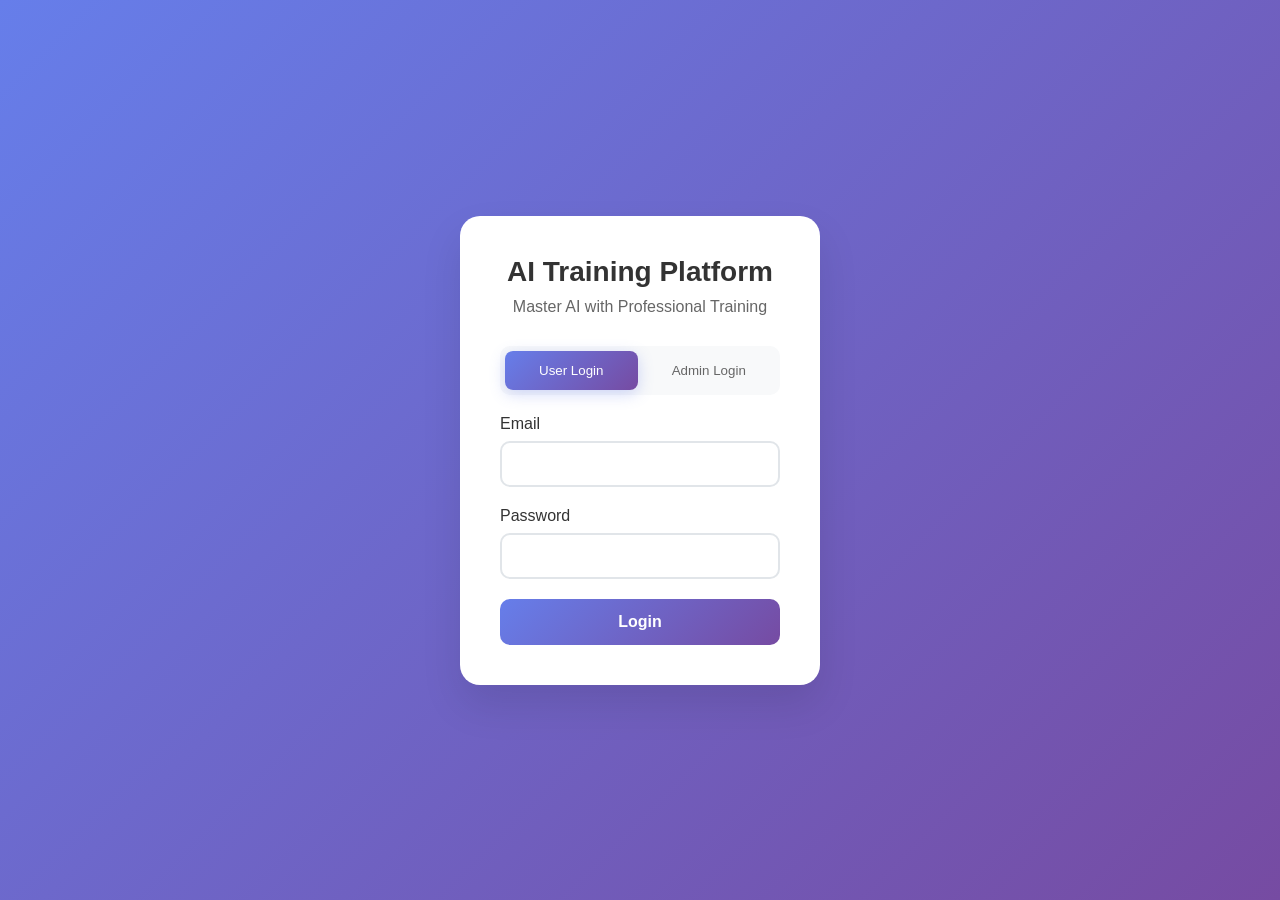
<file: index.html>
<!DOCTYPE html>
<html lang="en">
<head>
    <meta charset="UTF-8">
    <meta name="viewport" content="width=device-width, initial-scale=1.0">
    <title>AI Training Platform</title>
    <link rel="stylesheet" href="styles.css">
</head>
<body>
    <div class="container">
        <div class="login-card" id="mainLoginCard">
            <div class="logo" id="loginLogo">
                <h1 id="loginHeading">AI Training Platform</h1>
                <p id="loginSubheading">Master AI with Professional Training</p>
            </div>
            <div class="login-type-selector">
                <button class="type-btn active" id="userTabBtn" onclick="showUserLogin()">User Login</button>
                <button class="type-btn" id="adminTabBtn" onclick="showAdminLogin()">Admin Login</button>
            </div>
            <form id="loginForm" class="login-form">
                <div class="form-group">
                    <label for="email">Email</label>
                    <input type="email" id="email" name="email" required>
                </div>
                <div class="form-group">
                    <label for="password">Password</label>
                    <input type="password" id="password" name="password" required>
                </div>
                <button type="submit" class="login-btn">Login</button>
            </form>
            <form id="adminLoginForm" class="login-form" style="display:none;">
                <div class="form-group">
                    <label for="adminEmail">Admin Email</label>
                    <input type="email" id="adminEmail" name="email" required>
                </div>
                <div class="form-group">
                    <label for="adminPassword">Admin Password</label>
                    <input type="password" id="adminPassword" name="password" required>
                </div>
                <button type="submit" class="login-btn admin-login-btn">Admin Login</button>
            </form>
            <div class="admin-note" id="adminNote" style="display:none;">
                <p><strong>Note:</strong> Only administrators can access the admin panel.</p>
            </div>
            <div class="register-link" id="registerLink" style="display:none;">
                <p>Don't have an account? <a href="#" id="showRegister">Register here</a></p>
            </div>
        </div>
        <div class="register-card" id="registerCard" style="display: none;">
            <div class="logo">
                <h1>Create Account</h1>
                <p>Join our AI training community</p>
            </div>
            <form id="registerForm" class="login-form">
                <div class="form-group">
                    <label for="regName">Full Name</label>
                    <input type="text" id="regName" name="name" required>
                </div>
                <div class="form-group">
                    <label for="regEmail">Email</label>
                    <input type="email" id="regEmail" name="email" required>
                </div>
                <div class="form-group">
                    <label for="regPassword">Password</label>
                    <input type="password" id="regPassword" name="password" required>
                </div>
                <button type="submit" class="login-btn">Register</button>
            </form>
            <div class="register-link">
                <p>Already have an account? <a href="#" id="showLogin">Login here</a></p>
            </div>
        </div>
    </div>
    <script src="script.js"></script>
</body>
</html>
</file>
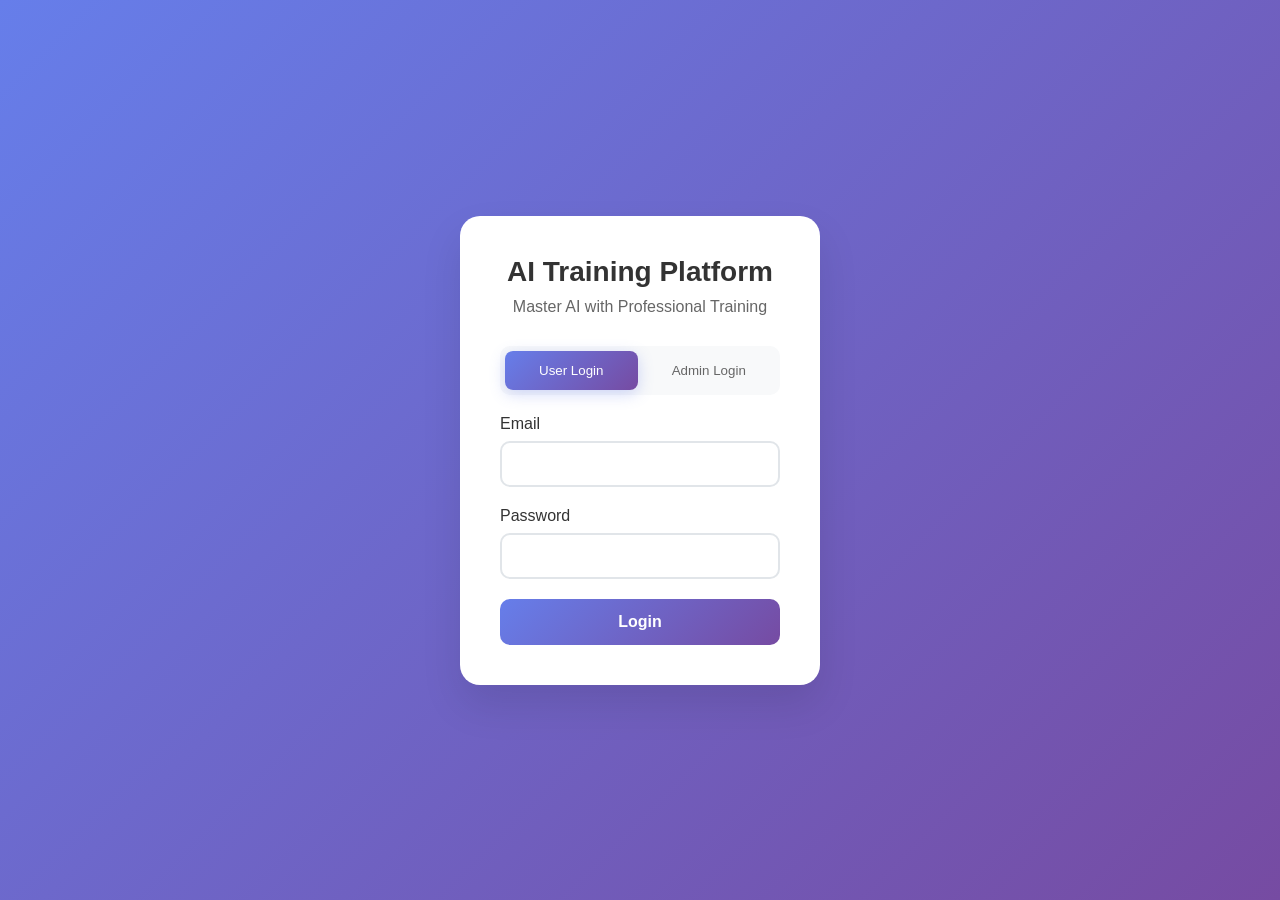
<file: admin.html>
<!DOCTYPE html>
<html lang="en">
<head>
    <meta charset="UTF-8">
    <meta name="viewport" content="width=device-width, initial-scale=1.0">
    <title>Admin Panel - AI Training</title>
    <link rel="stylesheet" href="styles.css">
    <link rel="stylesheet" href="admin.css">
</head>
<body class="admin-dashboard">
    <div class="header">
        <h1>AI Training - Admin Panel</h1>
        <div class="header-buttons">
            <button onclick="logout()" class="logout-btn">Logout</button>
        </div>
    </div>
    
    <div class="admin-container">
        <div class="sidebar">
            <div class="admin-nav">
                <button class="nav-btn active" onclick="showSection('modules')">📚 Modules</button>
                <button class="nav-btn" onclick="showSection('videos')">🎥 Videos</button>
            </div>
        </div>
        
        <div class="main-content">
            <!-- Modules Section -->
            <div id="modules-section" class="content-section active">
                <div class="section-header">
                    <h2>Manage Training Modules</h2>
                    <button onclick="showAddModuleForm()" class="add-btn">+ Add New Module</button>
                </div>
                
                <div class="modules-list">
                    <!-- Modules will be loaded here -->
                </div>
                
                <!-- Add/Edit Module Form -->
                <div id="module-form" class="modal" style="display: none;">
                    <div class="modal-content">
                        <div class="modal-header">
                            <h3 id="form-title">Add New Module</h3>
                            <button onclick="closeModuleForm()" class="close-btn">&times;</button>
                        </div>
                        <form id="moduleForm">
                            <input type="hidden" id="module-id" name="id">
                            <div class="form-group">
                                <label for="module-title">Module Title</label>
                                <input type="text" id="module-title" name="title" required>
                            </div>
                            <div class="form-group">
                                <label for="module-description">Description</label>
                                <textarea id="module-description" name="description" rows="3" required></textarea>
                            </div>
                            <div class="form-group">
                                <label for="module-ppt">PPT Content (HTML)</label>
                                <textarea id="module-ppt" name="ppt_content" rows="8" required></textarea>
                            </div>
                            <div class="form-group">
                                <label for="module-video">Video Content (HTML)</label>
                                <textarea id="module-video" name="video_content" rows="8" required></textarea>
                            </div>
                            <div class="form-actions">
                                <button type="submit" class="save-btn">Save Module</button>
                                <button type="button" onclick="closeModuleForm()" class="cancel-btn">Cancel</button>
                            </div>
                        </form>
                    </div>
                </div>
            </div>
            
            <!-- Videos Section -->
            <div id="videos-section" class="content-section">
                <div class="section-header">
                    <h2>Manage Videos</h2>
                    <button onclick="showAddVideoForm()" class="add-btn">+ Add New Video</button>
                </div>
                
                <div class="videos-list">
                    <!-- Videos will be loaded here -->
                </div>
                
                <!-- Add/Edit Video Form -->
                <div id="video-form" class="modal" style="display: none;">
                    <div class="modal-content">
                        <div class="modal-header">
                            <h3 id="video-form-title">Add New Video</h3>
                            <button onclick="closeVideoForm()" class="close-btn">&times;</button>
                        </div>
                        <form id="videoForm">
                            <input type="hidden" id="video-id" name="id">
                            <div class="form-group">
                                <label for="video-title">Video Title</label>
                                <input type="text" id="video-title" name="title" required>
                            </div>
                            <div class="form-group">
                                <label for="video-description">Description</label>
                                <textarea id="video-description" name="description" rows="3" required></textarea>
                            </div>
                            <div class="form-group">
                                <label for="video-url">Video URL</label>
                                <input type="url" id="video-url" name="url" required>
                            </div>
                            <div class="form-actions">
                                <button type="submit" class="save-btn">Save Video</button>
                                <button type="button" onclick="closeVideoForm()" class="cancel-btn">Cancel</button>
                            </div>
                        </form>
                    </div>
                </div>
            </div>
            

            

        </div>
    </div>
    
    <script src="admin.js"></script>
</body>
</html>
</file>
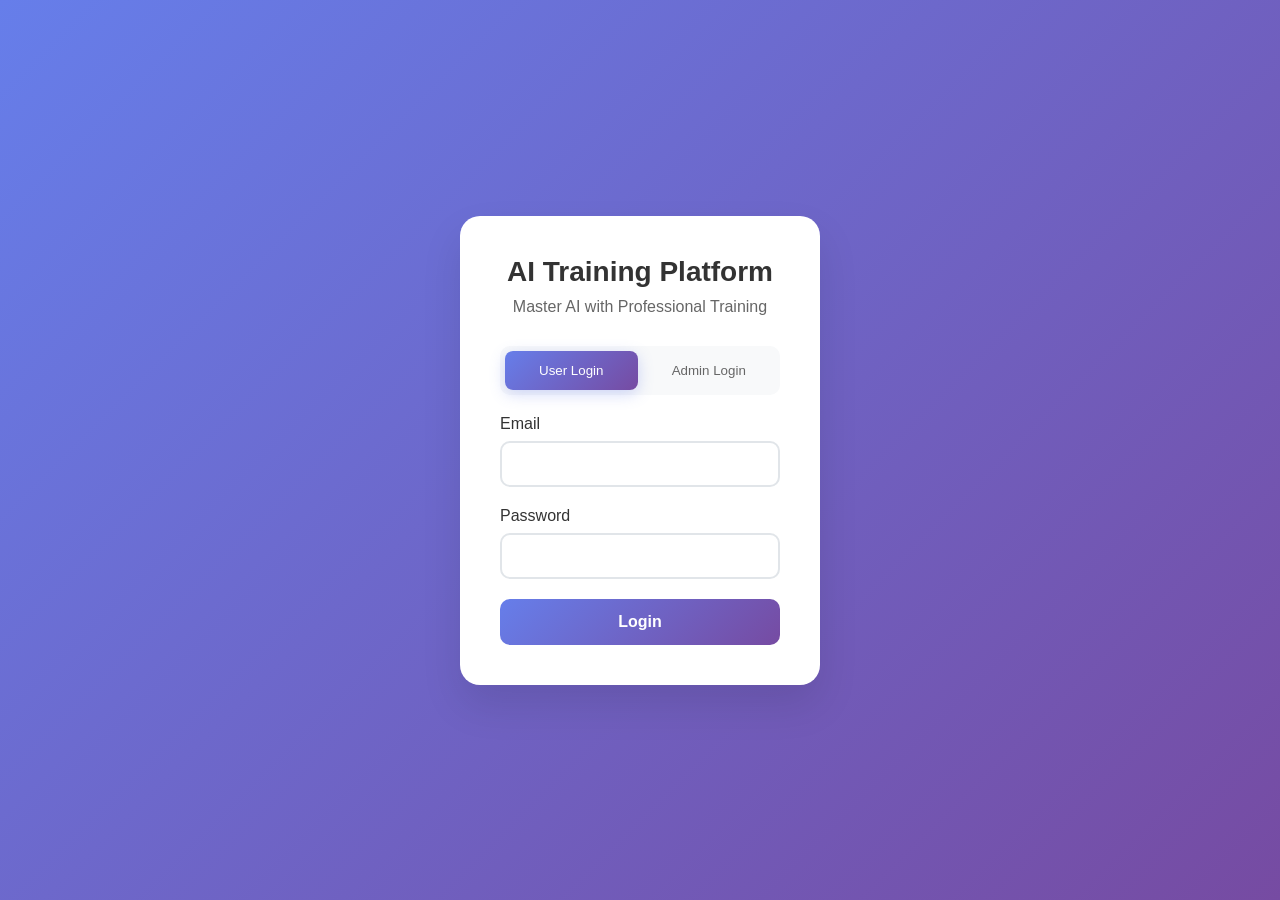
<file: certificate.html>
<!DOCTYPE html>
<html lang="en">
<head>
    <meta charset="UTF-8">
    <meta name="viewport" content="width=device-width, initial-scale=1.0">
    <title>Certificate - AI Training</title>
    <link rel="stylesheet" href="styles.css">
</head>
<body class="dashboard">
    <div class="header">
        <h1>AI Training Platform</h1>
        <div class="header-buttons">
            <button onclick="window.location.href='dashboard.html'" class="back-btn">Back to Dashboard</button>
            <button onclick="logout()" class="logout-btn">Logout</button>
        </div>
    </div>
    
    <div class="main-content">
        <div class="certificate-container">
            <div class="certificate">
                <!-- Certificate will be loaded dynamically -->
                <div class="loading">Loading certificate...</div>
            </div>
        </div>
    </div>
    
    <script src="script.js"></script>
</body>
</html>
</file>
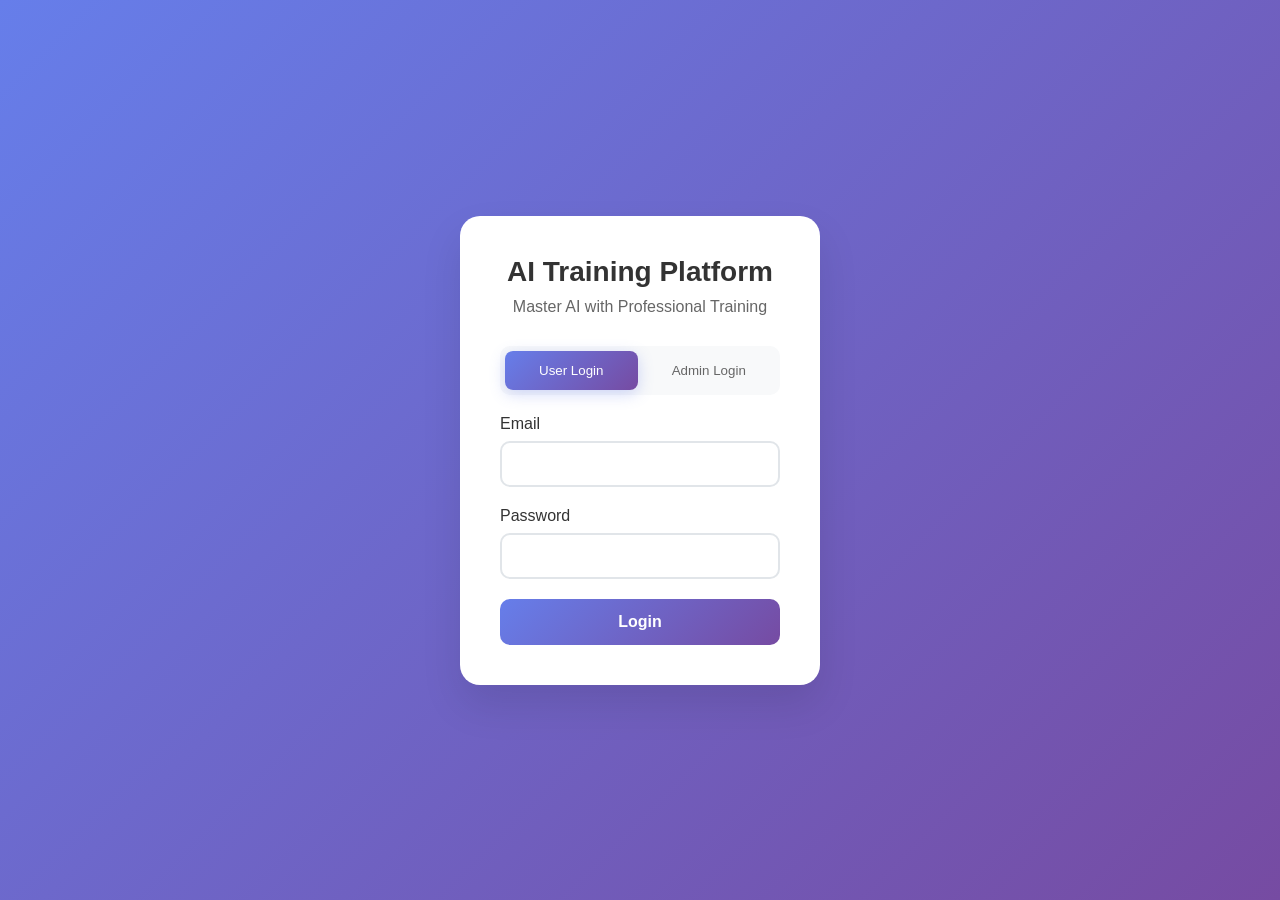
<file: dashboard.html>
<!DOCTYPE html>
<html lang="en">
<head>
    <meta charset="UTF-8">
    <meta name="viewport" content="width=device-width, initial-scale=1.0">
    <title>AI Training Dashboard</title>
    <link rel="stylesheet" href="styles.css">
</head>
<body class="dashboard">
    <div class="header">
        <h1>AI Training Platform</h1>
        <div class="header-buttons">
            <button onclick="window.location.href='certificate.html'" class="certificate-btn">View Certificate</button>
            <button onclick="logout()" class="logout-btn">Logout</button>
        </div>
    </div>
    
    <div class="main-content">
        <div class="welcome-section">
            <h2>Welcome to AI Training</h2>
            <p>Complete all modules to earn your certificate and become an AI expert!</p>
            <button onclick="loadDashboard()" style="margin-top: 10px; padding: 8px 16px; background: #667eea; color: white; border: none; border-radius: 5px; cursor: pointer;">Refresh Data</button>
        </div>
        
        <div class="progress-section">
            <h3>Your Progress</h3>
            <div class="overall-progress">
                <h4>Overall Completion</h4>
                <div class="progress-bar">
                    <div class="progress-fill" style="width: 0%"></div>
                </div>
                <div class="progress-text">0% Complete</div>
            </div>
            <div class="progress-indicator">
                <p>Track your progress through each module</p>
            </div>
        </div>
        
        <div class="modules-section">
            <h3>Training Modules</h3>
            <p>Click on any module to start learning</p>
            <div class="modules-grid">
                <!-- Modules will be loaded dynamically -->
            </div>
        </div>
        
        <div class="videos-section">
            <h3>AI Training Videos</h3>
            <p>All videos added by admin to help you learn AI concepts</p>
            <button onclick="refreshVideos()" style="margin-bottom: 15px; padding: 8px 16px; background: #667eea; color: white; border: none; border-radius: 5px; cursor: pointer;">Refresh Videos</button>
            <div class="video-grid">
                <!-- Videos will be loaded dynamically -->
            </div>
        </div>
    </div>
    
    <script src="script.js"></script>
</body>
</html>
</file>
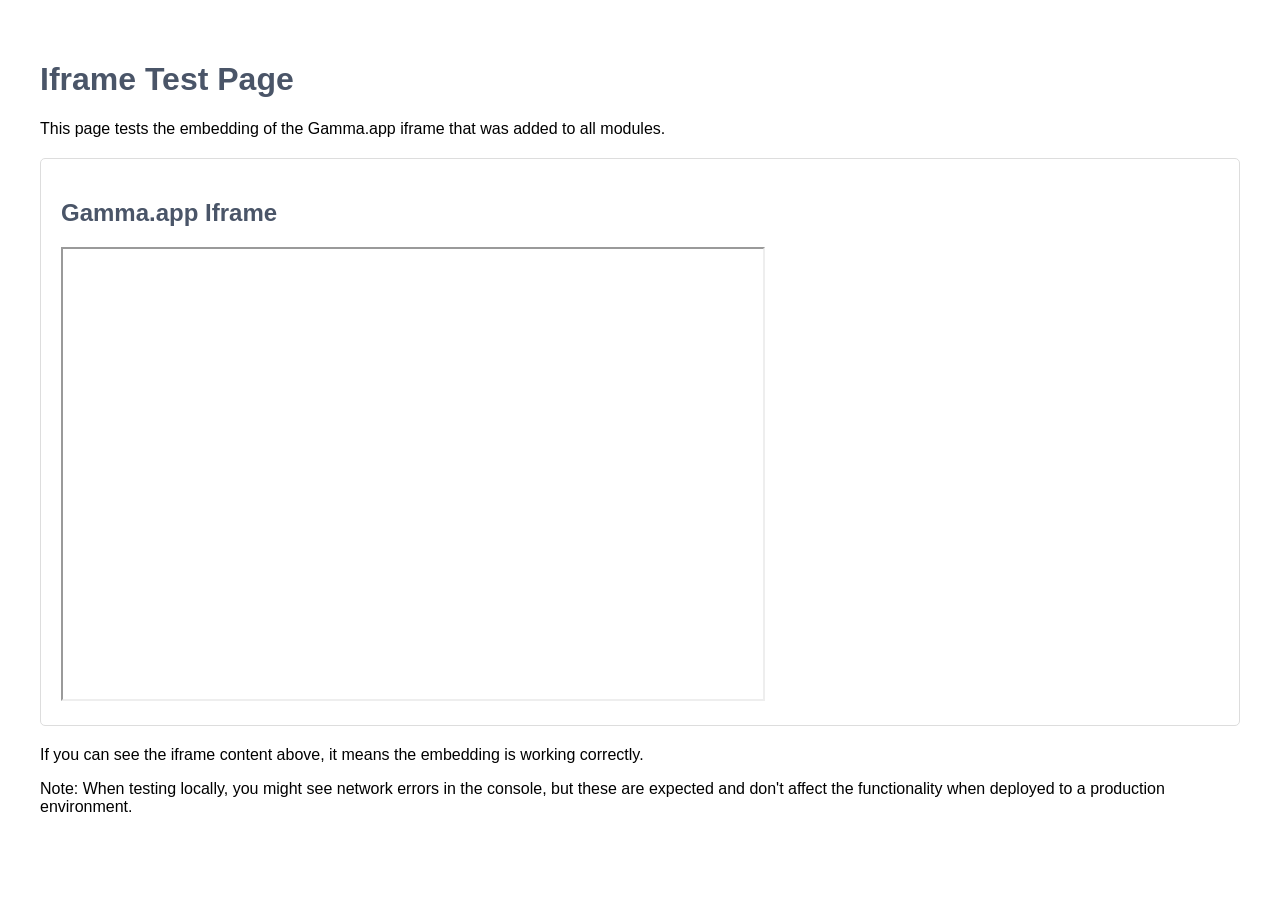
<file: iframe_test.html>
<!DOCTYPE html>
<html lang="en">
<head>
    <meta charset="UTF-8">
    <meta name="viewport" content="width=device-width, initial-scale=1.0">
    <title>Iframe Test</title>
    <style>
        body {
            font-family: Arial, sans-serif;
            margin: 20px;
            padding: 20px;
        }
        .iframe-container {
            margin: 20px 0;
            padding: 20px;
            border: 1px solid #ddd;
            border-radius: 5px;
        }
        h1, h2 {
            color: #4a5568;
        }
    </style>
</head>
<body>
    <h1>Iframe Test Page</h1>
    <p>This page tests the embedding of the Gamma.app iframe that was added to all modules.</p>
    
    <div class="iframe-container">
        <h2>Gamma.app Iframe</h2>
        <iframe src="https://gamma.app/embed/zvxgkpopl5zhcc1" style="width: 700px; max-width: 100%; height: 450px" allow="fullscreen" title="AI Training & Course Details: Your Path to Mastering Artificial Intelligence"></iframe>
    </div>
    
    <p>If you can see the iframe content above, it means the embedding is working correctly.</p>
    <p>Note: When testing locally, you might see network errors in the console, but these are expected and don't affect the functionality when deployed to a production environment.</p>
</body>
</html>
</file>
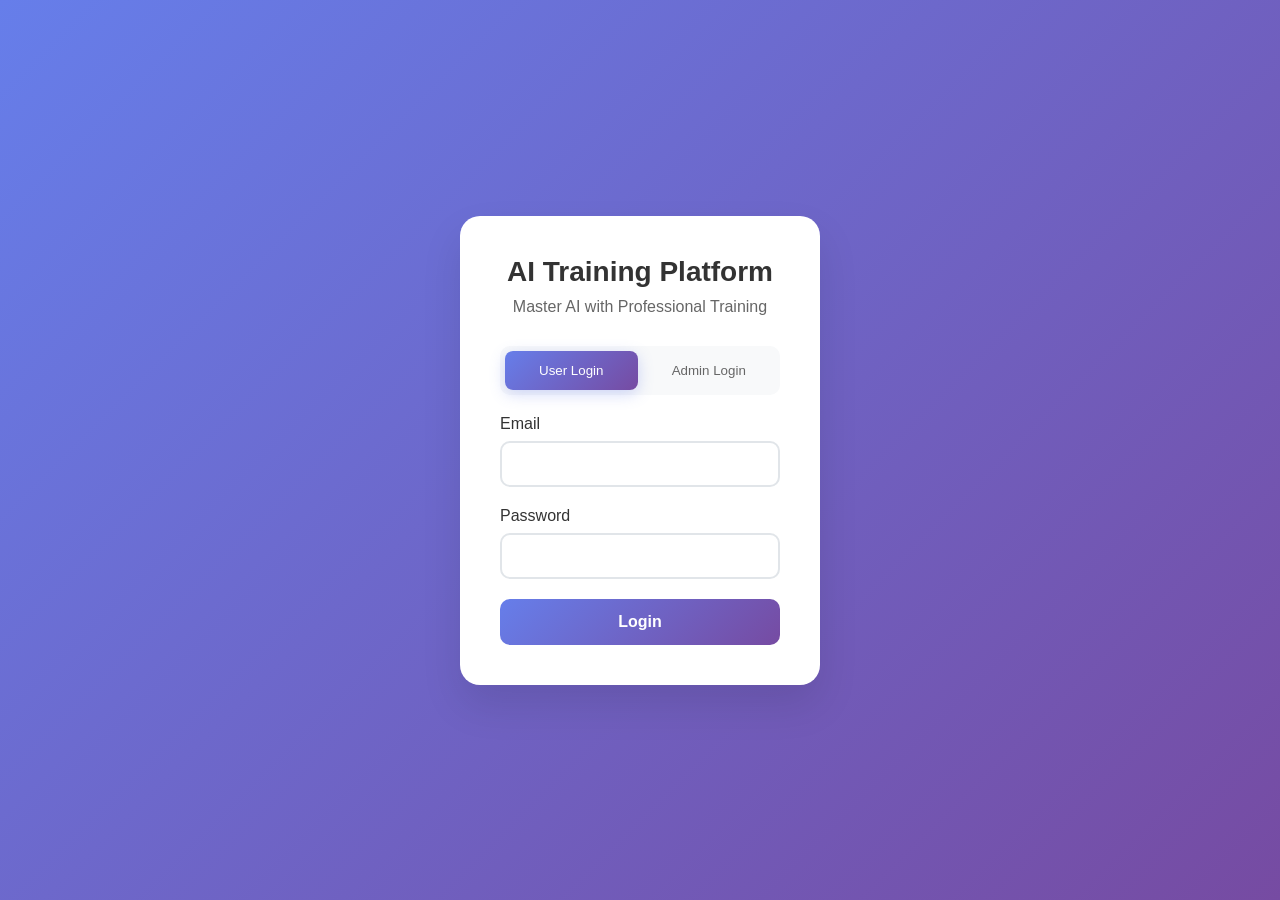
<file: module.html>
<!DOCTYPE html>
<html lang="en">
<head>
    <meta charset="UTF-8">
    <meta name="viewport" content="width=device-width, initial-scale=1.0">
    <title>Module Detail - AI Training</title>
    <link rel="stylesheet" href="styles.css">
</head>
<body class="dashboard">
    <div class="header">
        <h1>AI Training Platform</h1>
        <button onclick="window.location.href='dashboard.html'" class="logout-btn">Back to Dashboard</button>
    </div>
    
    <div class="main-content">
        <div class="module-detail">
            <h2>Module Title</h2>
            
            <div class="content-tabs">
                <button class="tab-btn active" onclick="switchTab('ppt')">Presentation</button>
                <button class="tab-btn" onclick="switchTab('video')">Video</button>
            </div>
            
            <div id="ppt-content" class="content-section active">
                <h3>Presentation Content</h3>
                <p>Loading presentation content...</p>
            </div>
            
            <div id="video-content" class="content-section">
                <h3>Video Content</h3>
                <p>Loading video content...</p>
            </div>
            
            <button onclick="completeModule()" class="complete-btn">Complete Module</button>
        </div>
    </div>
    
    <script src="script.js"></script>
</body>
</html>
</file>
<file: styles.css>
* {
    margin: 0;
    padding: 0;
    box-sizing: border-box;
}

body {
    font-family: 'Segoe UI', Tahoma, Geneva, Verdana, sans-serif;
    background: linear-gradient(135deg, #667eea 0%, #764ba2 100%);
    min-height: 100vh;
    display: flex;
    align-items: center;
    justify-content: center;
}

.container {
    width: 100%;
    max-width: 400px;
    padding: 20px;
}

.login-card, .register-card {
    background: white;
    border-radius: 20px;
    padding: 40px;
    box-shadow: 0 20px 40px rgba(0, 0, 0, 0.1);
    text-align: center;
}

.logo h1 {
    color: #333;
    margin-bottom: 10px;
    font-size: 28px;
}

.logo p {
    color: #666;
    margin-bottom: 30px;
}

.form-group {
    margin-bottom: 20px;
    text-align: left;
}

.form-group label {
    display: block;
    margin-bottom: 8px;
    color: #333;
    font-weight: 500;
}

.form-group input {
    width: 100%;
    padding: 12px 16px;
    border: 2px solid #e1e5e9;
    border-radius: 10px;
    font-size: 16px;
    transition: border-color 0.3s ease;
}

.form-group input:focus {
    outline: none;
    border-color: #667eea;
}

.login-btn {
    width: 100%;
    padding: 14px;
    background: linear-gradient(135deg, #667eea 0%, #764ba2 100%);
    color: white;
    border: none;
    border-radius: 10px;
    font-size: 16px;
    font-weight: 600;
    cursor: pointer;
    transition: transform 0.2s ease;
}

.login-btn:hover {
    transform: translateY(-2px);
}

.register-link {
    margin-top: 20px;
}

.register-link a {
    color: #667eea;
    text-decoration: none;
    font-weight: 500;
}

.register-link a:hover {
    text-decoration: underline;
}

/* Login Type Selector */
.login-type-selector {
    display: flex;
    background: #f8f9fa;
    border-radius: 10px;
    padding: 5px;
    margin: 20px 0;
    gap: 5px;
}

.type-btn {
    flex: 1;
    padding: 12px 20px;
    border: none;
    background: transparent;
    color: #666;
    font-weight: 500;
    border-radius: 8px;
    cursor: pointer;
    transition: all 0.3s ease;
}

.type-btn.active {
    background: linear-gradient(135deg, #667eea 0%, #764ba2 100%);
    color: white;
    box-shadow: 0 4px 15px rgba(102, 126, 234, 0.3);
}

.type-btn:hover:not(.active) {
    background: #e9ecef;
    color: #333;
}

.admin-login-btn {
    background: linear-gradient(135deg, #ffc107 0%, #ff9800 100%);
}

.admin-login-btn:hover {
    background: linear-gradient(135deg, #ff9800 0%, #f57c00 100%);
}

.admin-note {
    margin-top: 20px;
    padding: 15px;
    background: #fff3cd;
    border: 1px solid #ffeaa7;
    border-radius: 8px;
    text-align: center;
}

.admin-note p {
    margin: 0;
    color: #856404;
    font-size: 14px;
}

/* Dashboard Styles */
.dashboard {
    background: #f8f9fa;
    min-height: 100vh;
    display: block;
}

.header {
    background: white;
    padding: 20px 40px;
    box-shadow: 0 2px 10px rgba(0, 0, 0, 0.1);
    display: flex;
    justify-content: space-between;
    align-items: center;
}

.header h1 {
    color: #333;
    margin: 0;
}

.header-buttons {
    display: flex;
    gap: 15px;
}

.logout-btn, .certificate-btn, .back-btn {
    padding: 10px 20px;
    background: linear-gradient(135deg, #667eea 0%, #764ba2 100%);
    color: white;
    border: none;
    border-radius: 8px;
    cursor: pointer;
    font-weight: 500;
    transition: transform 0.2s ease;
}

.logout-btn:hover, .certificate-btn:hover, .back-btn:hover {
    transform: translateY(-1px);
}

.certificate-btn {
    background: linear-gradient(135deg, #28a745 0%, #20c997 100%);
}

.admin-btn {
    background: linear-gradient(135deg, #ffc107 0%, #ff9800 100%);
}

.back-btn {
    background: linear-gradient(135deg, #6c757d 0%, #495057 100%);
}

.main-content {
    padding: 40px;
    max-width: 1200px;
    margin: 0 auto;
}

.welcome-section {
    text-align: center;
    margin-bottom: 40px;
    background: white;
    padding: 30px;
    border-radius: 15px;
    box-shadow: 0 5px 15px rgba(0, 0, 0, 0.1);
}

.welcome-section h2 {
    color: #333;
    margin-bottom: 10px;
    font-size: 28px;
}

.welcome-section p {
    color: #666;
    font-size: 16px;
}

.progress-section {
    background: white;
    padding: 30px;
    border-radius: 15px;
    box-shadow: 0 5px 15px rgba(0, 0, 0, 0.1);
    margin-bottom: 30px;
}

.progress-section h3 {
    color: #333;
    margin-bottom: 15px;
    font-size: 24px;
}

.progress-indicator {
    margin-top: 20px;
}

.overall-progress {
    background: #f8f9fa;
    padding: 20px;
    border-radius: 10px;
    margin-top: 20px;
}

.overall-progress h4 {
    color: #333;
    margin-bottom: 10px;
    font-size: 18px;
}

.modules-section {
    margin-bottom: 40px;
}

.modules-section h3 {
    color: #333;
    margin-bottom: 10px;
    font-size: 24px;
}

.modules-section p {
    color: #666;
    margin-bottom: 20px;
}

.modules-grid {
    display: grid;
    grid-template-columns: repeat(auto-fit, minmax(300px, 1fr));
    gap: 20px;
    margin-top: 20px;
}

.module-card {
    background: white;
    border-radius: 15px;
    padding: 25px;
    box-shadow: 0 5px 15px rgba(0, 0, 0, 0.1);
    cursor: pointer;
    transition: transform 0.3s ease, box-shadow 0.3s ease;
    position: relative;
}

.module-card:hover {
    transform: translateY(-5px);
    box-shadow: 0 10px 25px rgba(0, 0, 0, 0.15);
}

.module-card h3 {
    color: #333;
    margin-bottom: 10px;
    font-size: 20px;
}

.module-card p {
    color: #666;
    margin-bottom: 15px;
    line-height: 1.5;
}

.module-btn {
    background: linear-gradient(135deg, #667eea 0%, #764ba2 100%);
    color: white;
    border: none;
    padding: 10px 20px;
    border-radius: 8px;
    cursor: pointer;
    font-weight: 500;
    margin-top: 15px;
    transition: transform 0.2s ease;
}

.module-btn:hover {
    transform: translateY(-2px);
}

.progress-bar {
    width: 100%;
    height: 8px;
    background: #e9ecef;
    border-radius: 4px;
    overflow: hidden;
    margin-bottom: 8px;
}

.progress-fill {
    height: 100%;
    background: linear-gradient(135deg, #28a745 0%, #20c997 100%);
    transition: width 0.3s ease;
}

.progress-text {
    font-size: 14px;
    color: #666;
    font-weight: 500;
}

.videos-section {
    background: white;
    padding: 30px;
    border-radius: 15px;
    box-shadow: 0 5px 15px rgba(0, 0, 0, 0.1);
}

.videos-section h3 {
    color: #333;
    margin-bottom: 10px;
    font-size: 24px;
}

.videos-section p {
    color: #666;
    margin-bottom: 20px;
}

.video-grid {
    display: grid;
    grid-template-columns: repeat(auto-fit, minmax(250px, 1fr));
    gap: 20px;
}

.video-card {
    background: #f8f9fa;
    border-radius: 10px;
    padding: 20px;
    text-align: center;
}

.video-card h4 {
    color: #333;
    margin-bottom: 10px;
    font-size: 16px;
}

.video-card p {
    color: #666;
    margin-bottom: 15px;
    font-size: 14px;
}

.video-btn {
    background: linear-gradient(135deg, #dc3545 0%, #c82333 100%);
    color: white;
    border: none;
    padding: 8px 16px;
    border-radius: 6px;
    cursor: pointer;
    font-weight: 500;
    transition: transform 0.2s ease;
}

.video-btn:hover {
    transform: translateY(-1px);
}

.module-detail {
    background: white;
    border-radius: 15px;
    padding: 30px;
    box-shadow: 0 5px 15px rgba(0, 0, 0, 0.1);
}

.content-tabs {
    display: flex;
    gap: 10px;
    margin-bottom: 20px;
}

.tab-btn {
    padding: 12px 24px;
    background: #f8f9fa;
    border: none;
    border-radius: 8px;
    cursor: pointer;
    font-weight: 500;
    transition: all 0.3s ease;
}

.tab-btn.active {
    background: linear-gradient(135deg, #667eea 0%, #764ba2 100%);
    color: white;
}

.content-section {
    display: none;
    margin-bottom: 20px;
}

.content-section.active {
    display: block;
}

.complete-btn {
    background: linear-gradient(135deg, #28a745 0%, #20c997 100%);
    color: white;
    border: none;
    padding: 15px 30px;
    border-radius: 10px;
    font-size: 16px;
    font-weight: 600;
    cursor: pointer;
    transition: transform 0.2s ease;
}

.complete-btn:hover {
    transform: translateY(-2px);
}

.certificate-container {
    display: flex;
    justify-content: center;
    align-items: center;
    min-height: 60vh;
}

.certificate {
    background: white;
    border-radius: 20px;
    padding: 40px;
    box-shadow: 0 10px 30px rgba(0, 0, 0, 0.1);
    text-align: center;
    max-width: 600px;
    width: 100%;
}

.certificate-content {
    border: 3px solid #667eea;
    border-radius: 15px;
    padding: 40px;
    background: linear-gradient(135deg, #f8f9fa 0%, #e9ecef 100%);
}

.certificate h1 {
    color: #333;
    margin-bottom: 20px;
    font-size: 32px;
    font-weight: bold;
}

.certificate h2 {
    color: #667eea;
    margin: 20px 0;
    font-size: 28px;
    font-weight: bold;
}

.certificate p {
    color: #666;
    margin-bottom: 15px;
    font-size: 16px;
    line-height: 1.6;
}

.download-btn {
    background: linear-gradient(135deg, #28a745 0%, #20c997 100%);
    color: white;
    border: none;
    padding: 15px 30px;
    border-radius: 10px;
    font-size: 16px;
    font-weight: 600;
    cursor: pointer;
    margin-top: 20px;
    transition: transform 0.2s ease;
}

.download-btn:hover {
    transform: translateY(-2px);
}

.loading {
    text-align: center;
    color: #666;
    font-size: 18px;
    padding: 40px;
}

@media (max-width: 768px) {
    .container {
        padding: 10px;
    }
    
    .login-card, .register-card {
        padding: 30px 20px;
    }
    
    .main-content {
        padding: 20px;
    }
    
    .modules-grid {
        grid-template-columns: 1fr;
    }
    
    .video-grid {
        grid-template-columns: 1fr;
    }
    
    .header {
        padding: 15px 20px;
        flex-direction: column;
        gap: 15px;
    }
    
    .header-buttons {
        width: 100%;
        justify-content: center;
    }
}
</file>
<file: admin.css>
/* Admin Panel Styles */
.admin-dashboard {
    background: #f8f9fa;
    min-height: 100vh;
    display: block;
}

.admin-container {
    display: flex;
    min-height: calc(100vh - 80px);
}

.sidebar {
    width: 250px;
    background: white;
    border-right: 1px solid #e9ecef;
    padding: 20px 0;
}

.admin-nav {
    display: flex;
    flex-direction: column;
    gap: 10px;
}

.nav-btn {
    padding: 15px 20px;
    background: none;
    border: none;
    text-align: left;
    font-size: 16px;
    font-weight: 500;
    color: #666;
    cursor: pointer;
    transition: all 0.3s ease;
    border-radius: 0;
}

.nav-btn:hover {
    background: #f8f9fa;
    color: #333;
}

.nav-btn.active {
    background: linear-gradient(135deg, #667eea 0%, #764ba2 100%);
    color: white;
}

.main-content {
    flex: 1;
    padding: 30px;
    background: #f8f9fa;
}

.content-section {
    display: none;
}

.content-section.active {
    display: block;
}

.section-header {
    display: flex;
    justify-content: space-between;
    align-items: center;
    margin-bottom: 30px;
    background: white;
    padding: 20px;
    border-radius: 10px;
    box-shadow: 0 2px 10px rgba(0, 0, 0, 0.1);
}

.section-header h2 {
    margin: 0;
    color: #333;
    font-size: 24px;
}

.add-btn {
    background: linear-gradient(135deg, #28a745 0%, #20c997 100%);
    color: white;
    border: none;
    padding: 12px 24px;
    border-radius: 8px;
    font-weight: 500;
    cursor: pointer;
    transition: transform 0.2s ease;
}

.add-btn:hover {
    transform: translateY(-2px);
}

/* List Styles */
.modules-list, .videos-list, .users-list, .certificates-list {
    background: white;
    border-radius: 10px;
    box-shadow: 0 2px 10px rgba(0, 0, 0, 0.1);
    overflow: hidden;
}

.list-item {
    display: flex;
    justify-content: space-between;
    align-items: center;
    padding: 20px;
    border-bottom: 1px solid #e9ecef;
    transition: background 0.3s ease;
}

.list-item:hover {
    background: #f8f9fa;
}

.list-item:last-child {
    border-bottom: none;
}

.item-info {
    flex: 1;
}

.item-title {
    font-size: 18px;
    font-weight: 600;
    color: #333;
    margin-bottom: 5px;
}

.item-description {
    color: #666;
    font-size: 14px;
    line-height: 1.4;
}

.item-actions {
    display: flex;
    gap: 10px;
}

.edit-btn, .delete-btn {
    padding: 8px 16px;
    border: none;
    border-radius: 6px;
    font-weight: 500;
    cursor: pointer;
    transition: transform 0.2s ease;
}

.edit-btn {
    background: linear-gradient(135deg, #667eea 0%, #764ba2 100%);
    color: white;
}

.delete-btn {
    background: linear-gradient(135deg, #dc3545 0%, #c82333 100%);
    color: white;
}

.edit-btn:hover, .delete-btn:hover {
    transform: translateY(-1px);
}

/* Modal Styles */
.modal {
    position: fixed;
    top: 0;
    left: 0;
    width: 100%;
    height: 100%;
    background: rgba(0, 0, 0, 0.5);
    display: flex;
    justify-content: center;
    align-items: center;
    z-index: 1000;
}

.modal-content {
    background: white;
    border-radius: 15px;
    padding: 0;
    width: 90%;
    max-width: 600px;
    max-height: 90vh;
    overflow-y: auto;
    box-shadow: 0 10px 30px rgba(0, 0, 0, 0.3);
}

.modal-header {
    display: flex;
    justify-content: space-between;
    align-items: center;
    padding: 20px 30px;
    border-bottom: 1px solid #e9ecef;
    background: #f8f9fa;
    border-radius: 15px 15px 0 0;
}

.modal-header h3 {
    margin: 0;
    color: #333;
    font-size: 20px;
}

.close-btn {
    background: none;
    border: none;
    font-size: 24px;
    color: #666;
    cursor: pointer;
    padding: 0;
    width: 30px;
    height: 30px;
    display: flex;
    align-items: center;
    justify-content: center;
    border-radius: 50%;
    transition: background 0.3s ease;
}

.close-btn:hover {
    background: #e9ecef;
}

/* Form Styles */
#moduleForm, #videoForm {
    padding: 30px;
}

.form-group {
    margin-bottom: 20px;
}

.form-group label {
    display: block;
    margin-bottom: 8px;
    color: #333;
    font-weight: 500;
}

.form-group input,
.form-group textarea {
    width: 100%;
    padding: 12px 16px;
    border: 2px solid #e1e5e9;
    border-radius: 8px;
    font-size: 16px;
    transition: border-color 0.3s ease;
    box-sizing: border-box;
}

.form-group input:focus,
.form-group textarea:focus {
    outline: none;
    border-color: #667eea;
}

.form-group textarea {
    resize: vertical;
    min-height: 100px;
}

.form-actions {
    display: flex;
    gap: 15px;
    justify-content: flex-end;
    margin-top: 30px;
    padding-top: 20px;
    border-top: 1px solid #e9ecef;
}

.save-btn, .cancel-btn {
    padding: 12px 24px;
    border: none;
    border-radius: 8px;
    font-weight: 500;
    cursor: pointer;
    transition: transform 0.2s ease;
}

.save-btn {
    background: linear-gradient(135deg, #28a745 0%, #20c997 100%);
    color: white;
}

.cancel-btn {
    background: #6c757d;
    color: white;
}

.save-btn:hover, .cancel-btn:hover {
    transform: translateY(-2px);
}

/* Stats Cards */
.stats-grid {
    display: grid;
    grid-template-columns: repeat(auto-fit, minmax(200px, 1fr));
    gap: 20px;
    margin-bottom: 30px;
}

.stat-card {
    background: white;
    padding: 20px;
    border-radius: 10px;
    box-shadow: 0 2px 10px rgba(0, 0, 0, 0.1);
    text-align: center;
}

.stat-number {
    font-size: 32px;
    font-weight: bold;
    color: #667eea;
    margin-bottom: 5px;
}

.stat-label {
    color: #666;
    font-size: 14px;
}

/* Responsive Design */
@media (max-width: 768px) {
    .admin-container {
        flex-direction: column;
    }
    
    .sidebar {
        width: 100%;
        border-right: none;
        border-bottom: 1px solid #e9ecef;
    }
    
    .admin-nav {
        flex-direction: row;
        overflow-x: auto;
        padding: 0 20px;
    }
    
    .nav-btn {
        white-space: nowrap;
        padding: 12px 16px;
    }
    
    .main-content {
        padding: 20px;
    }
    
    .section-header {
        flex-direction: column;
        gap: 15px;
        align-items: flex-start;
    }
    
    .modal-content {
        width: 95%;
        margin: 20px;
    }
    
    .form-actions {
        flex-direction: column;
    }
}
</file>
